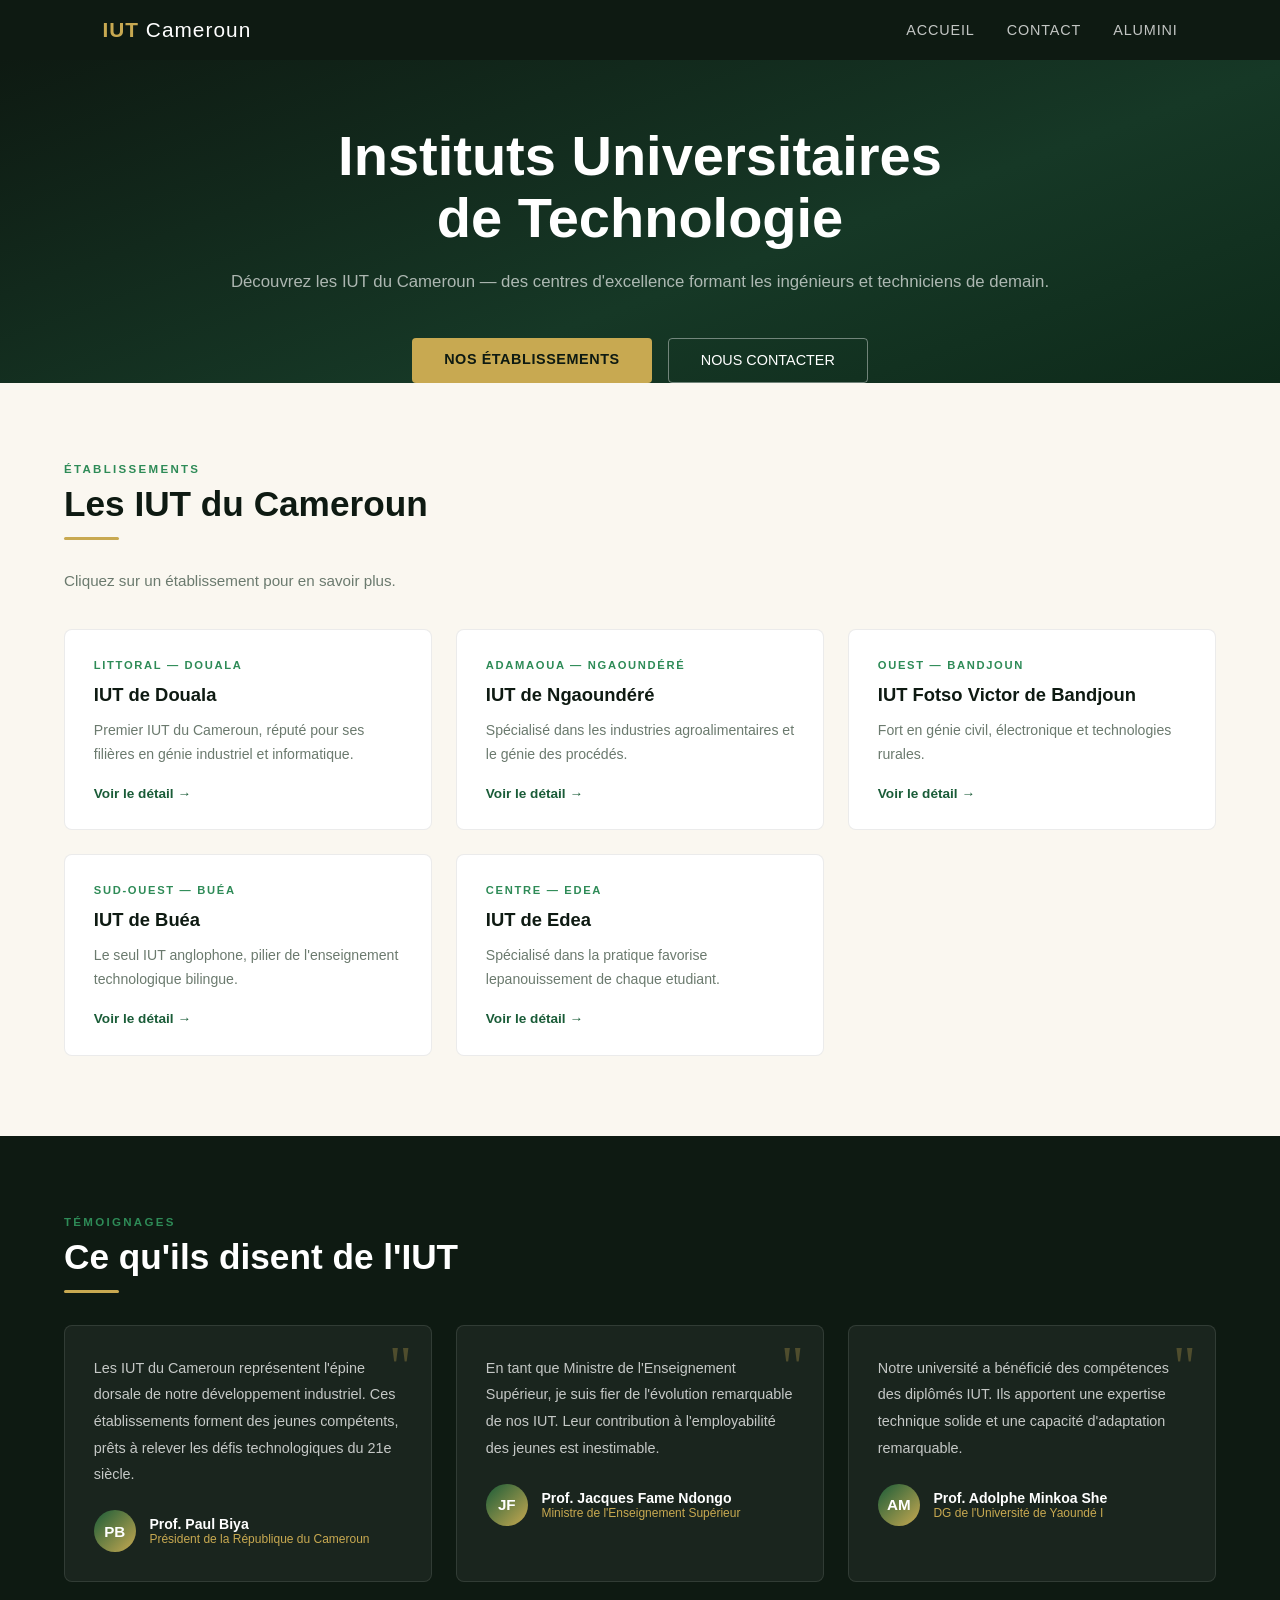
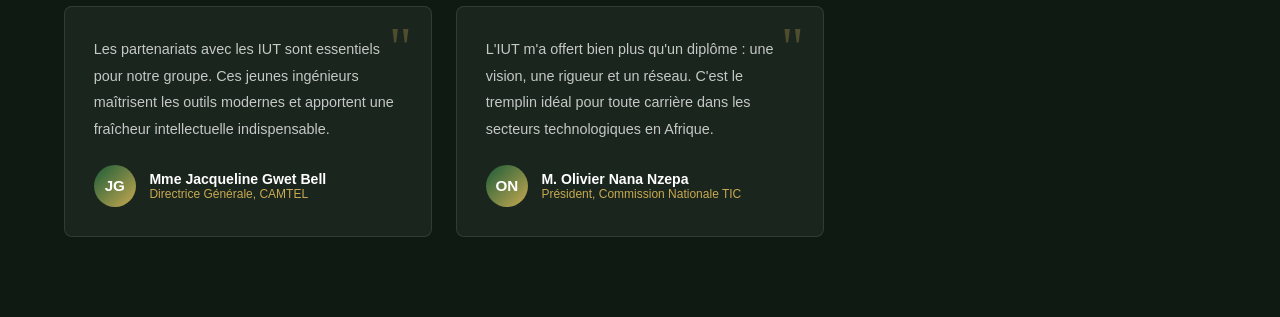
<file: index.html>
<!doctype html>
<html lang="fr">
  <head>
    <meta charset="UTF-8" />
    <meta name="viewport" content="width=device-width, initial-scale=1.0" />
    <title>IUT Cameroun</title>
    <link rel="stylesheet" href="style.css" />
  </head>
  <body>
    <!-- NAVBAR -->
    <nav class="navbar">
      <div class="nav-logo">IUT <span>Cameroun</span></div>
      <ul class="nav-links">
        <li><a href="index.html">Accueil</a></li>
        <li><a href="contact.html">Contact</a></li>
        <li><a href="alumini.html">Alumini</a></li>
      </ul>
    </nav>

    <!-- HERO -->
    <section class="hero">
      <div class="hero-content">
        <h1>
          Instituts Universitaires<br />de <span class="gold">Technologie</span>
        </h1>
        <p class="hero-sub">
          Découvrez les IUT du Cameroun — des centres d'excellence formant les
          ingénieurs et techniciens de demain.
        </p>
        <div class="hero-btns">
          <a href="#iuts" class="btn-primary">Nos établissements</a>
          <a href="contact.html" class="btn-outline">Nous contacter</a>
        </div>
      </div>
    </section>

    <!-- LISTE DES IUTs -->
    <section class="section">
      <p class="section-label">Établissements</p>
      <h2 class="section-title">Les IUT du Cameroun</h2>
      <div class="divider"></div>
      <p class="section-sub">
        Cliquez sur un établissement pour en savoir plus.
      </p>

      <div class="grid">
        <a href="iut-douala.html" class="card">
          <span class="card-region">Littoral — Douala</span>
          <h3>IUT de Douala</h3>
          <p>
            Premier IUT du Cameroun, réputé pour ses filières en génie
            industriel et informatique.
          </p>
          <span class="card-link">Voir le détail →</span>
        </a>

        <a href="iut-ngaoundere.html" class="card">
          <span class="card-region">Adamaoua — Ngaoundéré</span>
          <h3>IUT de Ngaoundéré</h3>
          <p>
            Spécialisé dans les industries agroalimentaires et le génie des
            procédés.
          </p>
          <span class="card-link">Voir le détail →</span>
        </a>

        <a href="iut-bandjoun.html" class="card">
          <span class="card-region">Ouest — Bandjoun</span>
          <h3>IUT Fotso Victor de Bandjoun</h3>
          <p>Fort en génie civil, électronique et technologies rurales.</p>
          <span class="card-link">Voir le détail →</span>
        </a>

        <a href="iut-buea.html" class="card">
          <span class="card-region">Sud-Ouest — Buéa</span>
          <h3>IUT de Buéa</h3>
          <p>
            Le seul IUT anglophone, pilier de l'enseignement technologique
            bilingue.
          </p>
          <span class="card-link">Voir le détail →</span>
        </a>

        <a href="iut-edea.html" class="card">
          <span class="card-region">Centre — Edea</span>
          <h3>IUT de Edea</h3>
          <p>
            Spécialisé dans la pratique favorise lepanouissement de chaque
            etudiant.
          </p>
          <span class="card-link">Voir le détail →</span>
        </a>
      </div>
    </section>

    <!-- TÉMOIGNAGES -->
    <section class="section section-dark" id="temoignages">
      <p class="section-label gold">Témoignages</p>
      <h2 class="section-title white">
        Ce qu'ils disent de <span class="gold">l'IUT</span>
      </h2>
      <div class="divider"></div>

      <div class="grid">
        <div class="temoignage-card">
          <p class="quote-icon">"</p>
          <p class="temoignage-text">
            Les IUT du Cameroun représentent l'épine dorsale de notre
            développement industriel. Ces établissements forment des jeunes
            compétents, prêts à relever les défis technologiques du 21e siècle.
          </p>
          <div class="author">
            <div class="avatar">PB</div>
            <div>
              <p class="author-name">Prof. Paul Biya</p>
              <p class="author-role">Président de la République du Cameroun</p>
            </div>
          </div>
        </div>

        <div class="temoignage-card">
          <p class="quote-icon">"</p>
          <p class="temoignage-text">
            En tant que Ministre de l'Enseignement Supérieur, je suis fier de
            l'évolution remarquable de nos IUT. Leur contribution à
            l'employabilité des jeunes est inestimable.
          </p>
          <div class="author">
            <div class="avatar">JF</div>
            <div>
              <p class="author-name">Prof. Jacques Fame Ndongo</p>
              <p class="author-role">Ministre de l'Enseignement Supérieur</p>
            </div>
          </div>
        </div>

        <div class="temoignage-card">
          <p class="quote-icon">"</p>
          <p class="temoignage-text">
            Notre université a bénéficié des compétences des diplômés IUT. Ils
            apportent une expertise technique solide et une capacité
            d'adaptation remarquable.
          </p>
          <div class="author">
            <div class="avatar">AM</div>
            <div>
              <p class="author-name">Prof. Adolphe Minkoa She</p>
              <p class="author-role">DG de l'Université de Yaoundé I</p>
            </div>
          </div>
        </div>

        <div class="temoignage-card">
          <p class="quote-icon">"</p>
          <p class="temoignage-text">
            Les partenariats avec les IUT sont essentiels pour notre groupe. Ces
            jeunes ingénieurs maîtrisent les outils modernes et apportent une
            fraîcheur intellectuelle indispensable.
          </p>
          <div class="author">
            <div class="avatar">JG</div>
            <div>
              <p class="author-name">Mme Jacqueline Gwet Bell</p>
              <p class="author-role">Directrice Générale, CAMTEL</p>
            </div>
          </div>
        </div>

        <div class="temoignage-card">
          <p class="quote-icon">"</p>
          <p class="temoignage-text">
            L'IUT m'a offert bien plus qu'un diplôme : une vision, une rigueur
            et un réseau. C'est le tremplin idéal pour toute carrière dans les
            secteurs technologiques en Afrique.
          </p>
          <div class="author">
            <div class="avatar">ON</div>
            <div>
              <p class="author-name">M. Olivier Nana Nzepa</p>
              <p class="author-role">Président, Commission Nationale TIC</p>
            </div>
          </div>
        </div>
      </div>
    </section>
  </body>
</html>
</file>
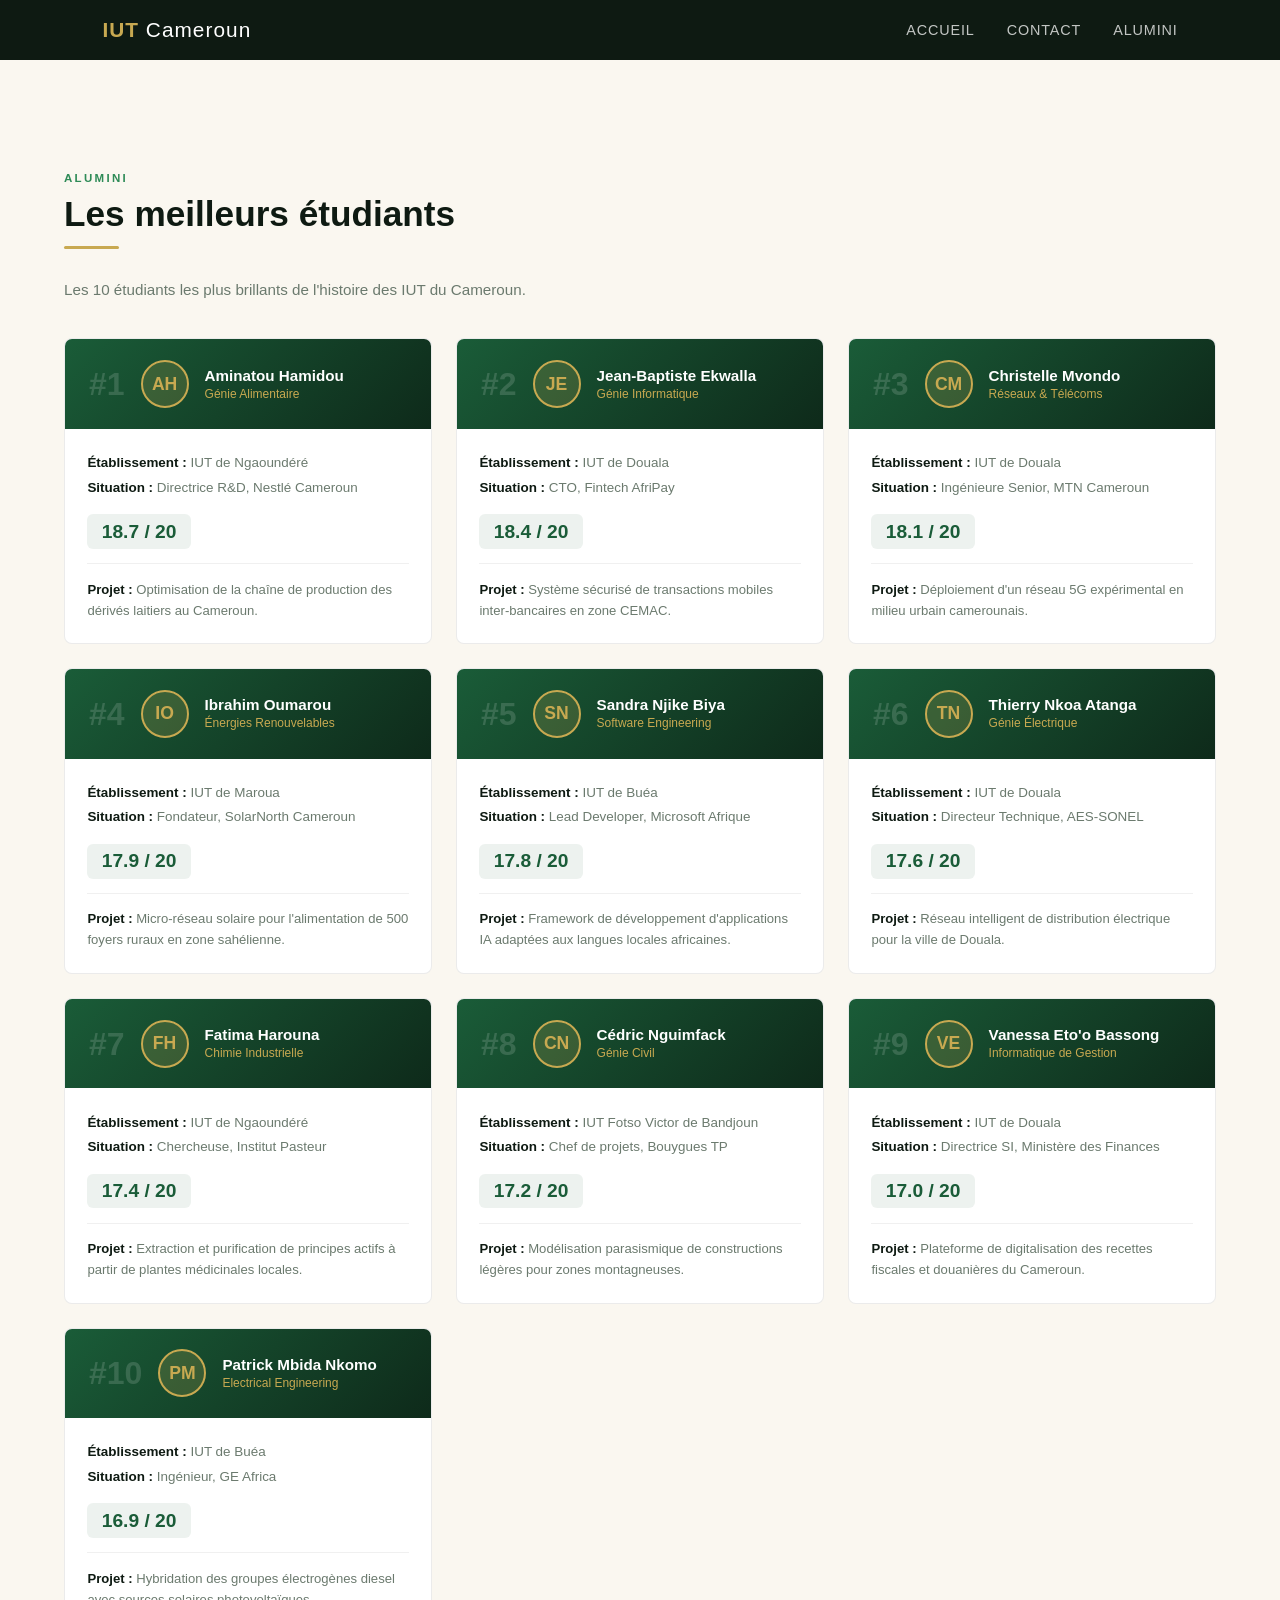
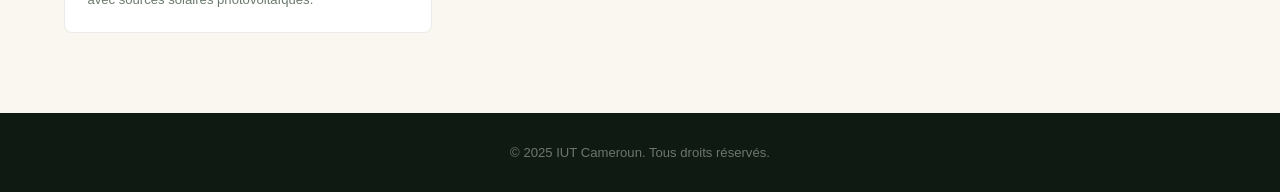
<file: alumini.html>
<!DOCTYPE html>
<html lang="fr">
<head>
  <meta charset="UTF-8"/>
  <meta name="viewport" content="width=device-width, initial-scale=1.0"/>
  <title>Alumni — IUT Cameroun</title>
  <link rel="stylesheet" href="style.css"/>
</head>
<body>

  <nav class="navbar">
    <div class="nav-logo">IUT <span>Cameroun</span></div>
    <ul class="nav-links">
      <li><a href="index.html">Accueil</a></li>
      <li><a href="contact.html">Contact</a></li>
      <li><a href="alumini.html">Alumini</a></li>
    </ul>
  </nav>

  <section class="section" style="padding-top: 7rem;">
    <p class="section-label">Alumini</p>
    <h2 class="section-title">Les <span class="green">meilleurs</span> étudiants</h2>
    <div class="divider"></div>
    <p class="section-sub">Les 10 étudiants les plus brillants de l'histoire des IUT du Cameroun.</p>

    <div class="alumni-grid">

      <div class="alumni-card">
        <div class="alumni-header">
          <div class="alumni-rank">#1</div>
          <div class="alumni-avatar">AH</div>
          <div class="alumni-header-info">
            <h3>Aminatou Hamidou</h3>
            <span>Génie Alimentaire</span>
          </div>
        </div>
        <div class="alumni-body">
          <div class="alumni-meta">
            <strong>Établissement :</strong> IUT de Ngaoundéré<br/>
            <strong>Situation :</strong> Directrice R&D, Nestlé Cameroun
          </div>
          <div class="alumni-note">18.7 / 20</div>
          <div class="alumni-projet"><strong>Projet :</strong> Optimisation de la chaîne de production des dérivés laitiers au Cameroun.</div>
        </div>
      </div>

      <div class="alumni-card">
        <div class="alumni-header">
          <div class="alumni-rank">#2</div>
          <div class="alumni-avatar">JE</div>
          <div class="alumni-header-info">
            <h3>Jean-Baptiste Ekwalla</h3>
            <span>Génie Informatique</span>
          </div>
        </div>
        <div class="alumni-body">
          <div class="alumni-meta">
            <strong>Établissement :</strong> IUT de Douala<br/>
            <strong>Situation :</strong> CTO, Fintech AfriPay
          </div>
          <div class="alumni-note">18.4 / 20</div>
          <div class="alumni-projet"><strong>Projet :</strong> Système sécurisé de transactions mobiles inter-bancaires en zone CEMAC.</div>
        </div>
      </div>

      <div class="alumni-card">
        <div class="alumni-header">
          <div class="alumni-rank">#3</div>
          <div class="alumni-avatar">CM</div>
          <div class="alumni-header-info">
            <h3>Christelle Mvondo</h3>
            <span>Réseaux & Télécoms</span>
          </div>
        </div>
        <div class="alumni-body">
          <div class="alumni-meta">
            <strong>Établissement :</strong> IUT de Douala<br/>
            <strong>Situation :</strong> Ingénieure Senior, MTN Cameroun
          </div>
          <div class="alumni-note">18.1 / 20</div>
          <div class="alumni-projet"><strong>Projet :</strong> Déploiement d'un réseau 5G expérimental en milieu urbain camerounais.</div>
        </div>
      </div>

      <div class="alumni-card">
        <div class="alumni-header">
          <div class="alumni-rank">#4</div>
          <div class="alumni-avatar">IO</div>
          <div class="alumni-header-info">
            <h3>Ibrahim Oumarou</h3>
            <span>Énergies Renouvelables</span>
          </div>
        </div>
        <div class="alumni-body">
          <div class="alumni-meta">
            <strong>Établissement :</strong> IUT de Maroua<br/>
            <strong>Situation :</strong> Fondateur, SolarNorth Cameroun
          </div>
          <div class="alumni-note">17.9 / 20</div>
          <div class="alumni-projet"><strong>Projet :</strong> Micro-réseau solaire pour l'alimentation de 500 foyers ruraux en zone sahélienne.</div>
        </div>
      </div>

      <div class="alumni-card">
        <div class="alumni-header">
          <div class="alumni-rank">#5</div>
          <div class="alumni-avatar">SN</div>
          <div class="alumni-header-info">
            <h3>Sandra Njike Biya</h3>
            <span>Software Engineering</span>
          </div>
        </div>
        <div class="alumni-body">
          <div class="alumni-meta">
            <strong>Établissement :</strong> IUT de Buéa<br/>
            <strong>Situation :</strong> Lead Developer, Microsoft Afrique
          </div>
          <div class="alumni-note">17.8 / 20</div>
          <div class="alumni-projet"><strong>Projet :</strong> Framework de développement d'applications IA adaptées aux langues locales africaines.</div>
        </div>
      </div>

      <div class="alumni-card">
        <div class="alumni-header">
          <div class="alumni-rank">#6</div>
          <div class="alumni-avatar">TN</div>
          <div class="alumni-header-info">
            <h3>Thierry Nkoa Atanga</h3>
            <span>Génie Électrique</span>
          </div>
        </div>
        <div class="alumni-body">
          <div class="alumni-meta">
            <strong>Établissement :</strong> IUT de Douala<br/>
            <strong>Situation :</strong> Directeur Technique, AES-SONEL
          </div>
          <div class="alumni-note">17.6 / 20</div>
          <div class="alumni-projet"><strong>Projet :</strong> Réseau intelligent de distribution électrique pour la ville de Douala.</div>
        </div>
      </div>

      <div class="alumni-card">
        <div class="alumni-header">
          <div class="alumni-rank">#7</div>
          <div class="alumni-avatar">FH</div>
          <div class="alumni-header-info">
            <h3>Fatima Harouna</h3>
            <span>Chimie Industrielle</span>
          </div>
        </div>
        <div class="alumni-body">
          <div class="alumni-meta">
            <strong>Établissement :</strong> IUT de Ngaoundéré<br/>
            <strong>Situation :</strong> Chercheuse, Institut Pasteur
          </div>
          <div class="alumni-note">17.4 / 20</div>
          <div class="alumni-projet"><strong>Projet :</strong> Extraction et purification de principes actifs à partir de plantes médicinales locales.</div>
        </div>
      </div>

      <div class="alumni-card">
        <div class="alumni-header">
          <div class="alumni-rank">#8</div>
          <div class="alumni-avatar">CN</div>
          <div class="alumni-header-info">
            <h3>Cédric Nguimfack</h3>
            <span>Génie Civil</span>
          </div>
        </div>
        <div class="alumni-body">
          <div class="alumni-meta">
            <strong>Établissement :</strong> IUT Fotso Victor de Bandjoun<br/>
            <strong>Situation :</strong> Chef de projets, Bouygues TP
          </div>
          <div class="alumni-note">17.2 / 20</div>
          <div class="alumni-projet"><strong>Projet :</strong> Modélisation parasismique de constructions légères pour zones montagneuses.</div>
        </div>
      </div>

      <div class="alumni-card">
        <div class="alumni-header">
          <div class="alumni-rank">#9</div>
          <div class="alumni-avatar">VE</div>
          <div class="alumni-header-info">
            <h3>Vanessa Eto'o Bassong</h3>
            <span>Informatique de Gestion</span>
          </div>
        </div>
        <div class="alumni-body">
          <div class="alumni-meta">
            <strong>Établissement :</strong> IUT de Douala<br/>
            <strong>Situation :</strong> Directrice SI, Ministère des Finances
          </div>
          <div class="alumni-note">17.0 / 20</div>
          <div class="alumni-projet"><strong>Projet :</strong> Plateforme de digitalisation des recettes fiscales et douanières du Cameroun.</div>
        </div>
      </div>

      <div class="alumni-card">
        <div class="alumni-header">
          <div class="alumni-rank">#10</div>
          <div class="alumni-avatar">PM</div>
          <div class="alumni-header-info">
            <h3>Patrick Mbida Nkomo</h3>
            <span>Electrical Engineering</span>
          </div>
        </div>
        <div class="alumni-body">
          <div class="alumni-meta">
            <strong>Établissement :</strong> IUT de Buéa<br/>
            <strong>Situation :</strong> Ingénieur, GE Africa
          </div>
          <div class="alumni-note">16.9 / 20</div>
          <div class="alumni-projet"><strong>Projet :</strong> Hybridation des groupes électrogènes diesel avec sources solaires photovoltaïques.</div>
        </div>
      </div>

    </div>
  </section>

  <footer>
    <p>© 2025 <span class="gold">IUT Cameroun</span>. Tous droits réservés.</p>
  </footer>

</body>
</html>
</file>
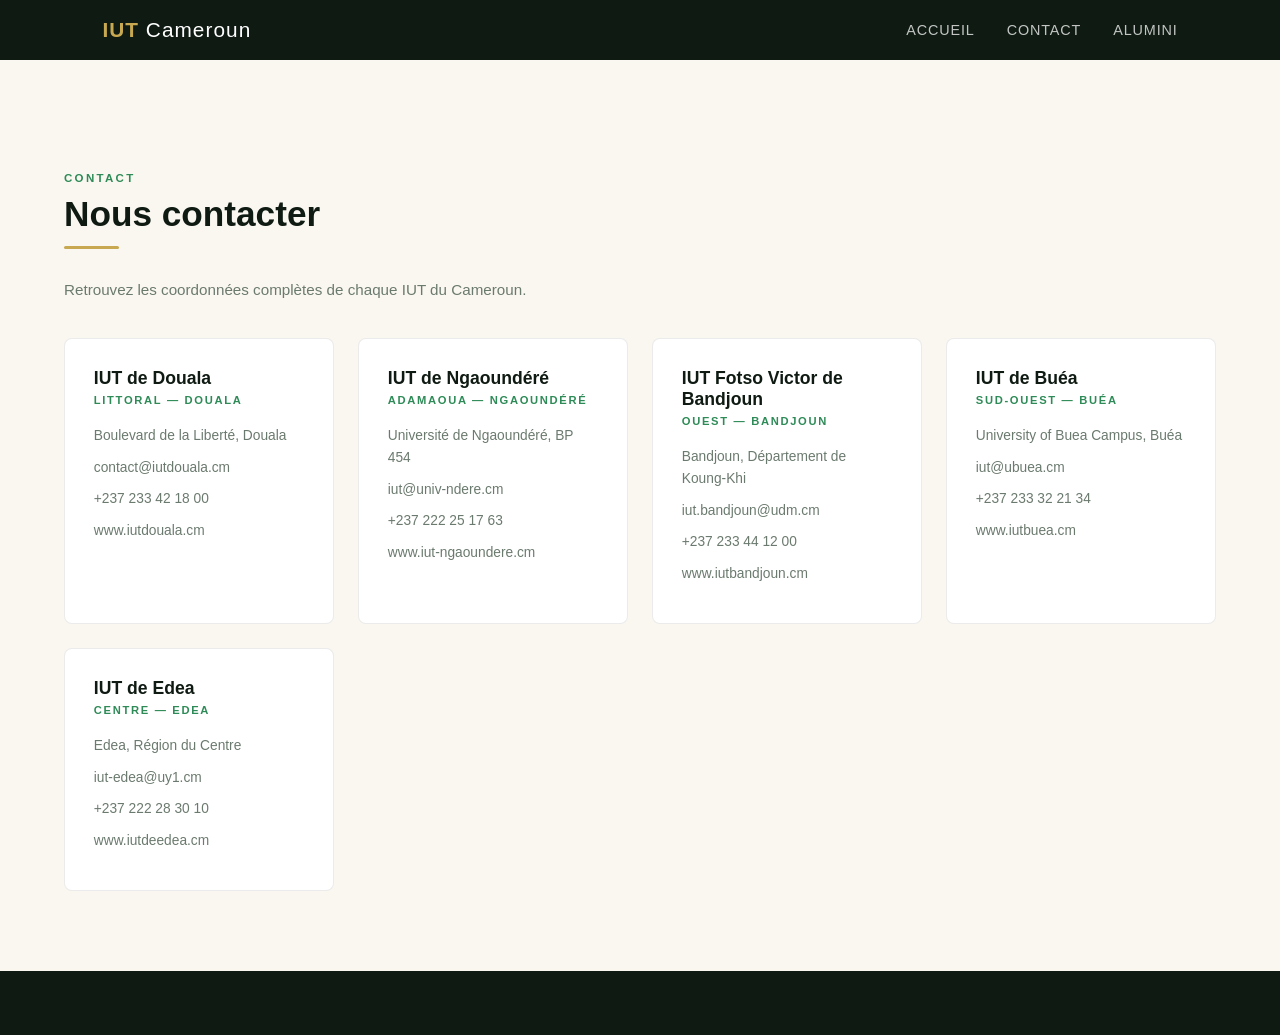
<file: contact.html>
<!DOCTYPE html>
<html lang="fr">
<head>
  <meta charset="UTF-8"/>
  <meta name="viewport" content="width=device-width, initial-scale=1.0"/>
  <title>Contact — IUT Cameroun</title>
  <link rel="stylesheet" href="style.css"/>
</head>
<body>

  <nav class="navbar">
    <div class="nav-logo">IUT <span>Cameroun</span></div>
    <ul class="nav-links">
      <li><a href="index.html">Accueil</a></li>
      <li><a href="contact.html">Contact</a></li>
      <li><a href="alumini.html">Alumini</a></li>
    </ul>
  </nav>

  <section class="section" style="padding-top: 7rem;">
    <p class="section-label">Contact</p>
    <h2 class="section-title">Nous <span class="green">contacter</span></h2>
    <div class="divider"></div>
    <p class="section-sub">Retrouvez les coordonnées complètes de chaque IUT du Cameroun.</p>

    <div class="contact-grid">

      <div class="contact-card">
        <h3>IUT de Douala</h3>
        <p class="city">Littoral — Douala</p>
        <p class="contact-item"> Boulevard de la Liberté, Douala</p>
        <p class="contact-item"> <a href="mailto:contact@iutdouala.cm">contact@iutdouala.cm</a></p>
        <p class="contact-item"> +237 233 42 18 00</p>
        <p class="contact-item"> <a href="#">www.iutdouala.cm</a></p>
      </div>

      <div class="contact-card">
        <h3>IUT de Ngaoundéré</h3>
        <p class="city">Adamaoua — Ngaoundéré</p>
        <p class="contact-item"> Université de Ngaoundéré, BP 454</p>
        <p class="contact-item"> <a href="mailto:iut@univ-ndere.cm">iut@univ-ndere.cm</a></p>
        <p class="contact-item"> +237 222 25 17 63</p>
        <p class="contact-item"> <a href="#">www.iut-ngaoundere.cm</a></p>
      </div>

      <div class="contact-card">
        <h3>IUT Fotso Victor de Bandjoun</h3>
        <p class="city">Ouest — Bandjoun</p>
        <p class="contact-item"> Bandjoun, Département de Koung-Khi</p>
        <p class="contact-item"><a href="mailto:iut.bandjoun@udm.cm">iut.bandjoun@udm.cm</a></p>
        <p class="contact-item"> +237 233 44 12 00</p>
        <p class="contact-item"> <a href="#">www.iutbandjoun.cm</a></p>
      </div>

      <div class="contact-card">
        <h3>IUT de Buéa</h3>
        <p class="city">Sud-Ouest — Buéa</p>
        <p class="contact-item"> University of Buea Campus, Buéa</p>
        <p class="contact-item"> <a href="mailto:iut@ubuea.cm">iut@ubuea.cm</a></p>
        <p class="contact-item"> +237 233 32 21 34</p>
        <p class="contact-item"> <a href="#">www.iutbuea.cm</a></p>
      </div>

      

      <div class="contact-card">
        <h3>IUT de Edea</h3>
        <p class="city">Centre — Edea</p>
        <p class="contact-item"> Edea, Région du Centre</p>
        <p class="contact-item"> <a href="mailto:iutedea@uy1.cm">iut-edea@uy1.cm</a></p>
        <p class="contact-item"> +237 222 28 30 10</p>
        <p class="contact-item"><a href="#">www.iutdeedea.cm</a></p>
      </div>

    </div>
  </section>

  <footer>
  </footer>

</body
</file>
<file: style.css>
/* ── RESET & BASE ── */
* {
  margin: 0;
  padding: 0;
  box-sizing: border-box;
}


body {
  font-family: Arial, sans-serif;
  background: #faf7f0;
  color: #0e1a12;
}


/* ── NAVBAR ── */
.navbar { 
   width: 100%;
    display: flex;
    justify-content: space-between;
    align-items: center;
    padding: 18px 8%;
    position: sticky;
    top: 0;
    z-index: 1000;
  background: #0e1a12;
  
}

.nav-logo {
  font-size: 1.3rem;
  font-weight: 900;
  color: #c8a951;
  letter-spacing: 0.05em;
}

.nav-logo span {
  color: #ffffff;
  font-weight: 400;
}

.nav-links {
  list-style: none;
  display: flex;
  gap: 2rem;
}

.nav-links a {
  color: rgba(255,255,255,0.75);
  text-decoration: none;
  font-size: 0.9rem;
  font-weight: 500;
  text-transform: uppercase;
  letter-spacing: 0.06em;
}

.nav-links a:hover {
  color: #c8a951;
}

/* ── HERO ── */
.hero {
  background: linear-gradient(160deg, #0e1a12 0%, #163826 60%, #0e2a1a 100%);
  display: flex;
  align-items: center;
  justify-content: center;
  text-align: center;
  padding: 0 5%;
  padding-top: 65px;
}



.badge {
  display: inline-block;
  border: 1px solid #c8a951;
  color: #c8a951;
  font-size: 0.75rem;
  font-weight: 600;
  letter-spacing: 0.15em;
  text-transform: uppercase;
  padding: 0.4rem 1.2rem;
  border-radius: 50px;
  margin-bottom: 1.8rem;
}

.hero h1 {
  font-size: 3.5rem;
  font-weight: 900;
  color: #ffffff;
  line-height: 1.1;
  margin-bottom: 1.2rem;
}

.hero-sub {
  font-size: 1.05rem;
  color: rgba(255,255,255,0.65);
  line-height: 1.8;
  margin-bottom: 2.5rem;
}

.hero-btns {
  display: flex;
  gap: 1rem;
  justify-content: center;
  flex-wrap: wrap;
}

.btn-primary {
  background: #c8a951;
  color: #0e1a12;
  padding: 0.85rem 2rem;
  border-radius: 4px;
  font-weight: 700;
  font-size: 0.9rem;
  text-transform: uppercase;
  text-decoration: none;
  letter-spacing: 0.04em;
  transition: opacity 0.2s;
}

.btn-primary:hover {
  opacity: 0.85;
}

.btn-outline {
  background: transparent;
  color: #ffffff;
  padding: 0.85rem 2rem;
  border-radius: 4px;
  font-size: 0.9rem;
  text-transform: uppercase;
  text-decoration: none;
  
  border: 1px solid rgba(255,255,255,0.4);
  transition: border-color 0.2s, color 0.2s;
}

.btn-outline:hover {
  border-color: #c8a951;
  color: #c8a951;
}

/* ── SECTIONS ── */
.section {
  padding: 5rem 5%;
  background: #faf7f0;
}

.section-dark {
  background: #0e1a12;
}

.section-label {
  font-size: 0.72rem;
  font-weight: 700;
  letter-spacing: 0.2em;
  text-transform: uppercase;
  color: #2e8b57;
  margin-bottom: 0.6rem;
}



.section-title {
  font-size: 2.2rem;
  font-weight: 900;
  color: #0e1a12;
  margin-bottom: 0.8rem;
}

.section-title.white {
  color: #ffffff;
}

.section-sub {
  font-size: 0.95rem;
  color: #6b7a6e;
  margin-bottom: 2.5rem;
  max-width: 500px;
}

.divider {
  width: 55px;
  height: 3px;
  background: #c8a951;
  border-radius: 2px;
  margin-bottom: 2rem;
}

/* ── GRID ── */
.grid {
  display: grid;
  grid-template-columns: repeat(auto-fill, minmax(280px, 1fr));
  gap: 1.5rem;
}

/* ── CARDS IUT ── */
.card {
  background: #ffffff;
  border: 1px solid rgba(0,0,0,0.08);
  border-radius: 8px;
  padding: 1.8rem;
  text-decoration: none;
  color: #0e1a12;
  display: flex;
  flex-direction: column;
  gap: 0.8rem;
  transition: transform 0.25s, box-shadow 0.25s, border-color 0.25s;
}

.card:hover {
  transform: translateY(-5px);
  box-shadow: 0 12px 32px rgba(0,0,0,0.1);
  border-color: #1a5c38;
}

.card-region {
  font-size: 0.7rem;
  font-weight: 700;
  letter-spacing: 0.15em;
  text-transform: uppercase;
  color: #2e8b57;
}

.card h3 {
  font-size: 1.15rem;
  font-weight: 700;
}

.card p {
  font-size: 0.88rem;
  color: #6b7a6e;
  line-height: 1.7;
  flex: 1;
}

.card-link {
  font-size: 0.85rem;
  font-weight: 600;
  color: #1a5c38;
  margin-top: 0.4rem;
}

/* ── TÉMOIGNAGES ── */
.temoignage-card {
  background: rgba(255,255,255,0.05);
  border: 1px solid rgba(255,255,255,0.1);
  border-radius: 8px;
  padding: 1.8rem;
  position: relative;
  transition: background 0.25s;
}

.temoignage-card:hover {
  background: rgba(255,255,255,0.08);
  border-color: rgba(200,169,81,0.35);
}

.quote-icon {
  font-size: 3.5rem;
  line-height: 1;
  color: #c8a951;
  opacity: 0.3;
  position: absolute;
  top: 0.8rem;
  right: 1.2rem;
  font-family: Georgia, serif;
}

.temoignage-text {
  font-size: 0.9rem;
  color: rgba(255,255,255,0.75);
  line-height: 1.85;
  margin-bottom: 1.4rem;
}

.author {
  display: flex;
  align-items: center;
  gap: 0.85rem;
}

.avatar {
  width: 42px;
  height: 42px;
  border-radius: 50%;
  background: linear-gradient(135deg, #1a5c38, #c8a951);
  display: flex;
  align-items: center;
  justify-content: center;
  font-weight: 700;
  color: #ffffff;
  font-size: 0.95rem;
  flex-shrink: 0;
}

.author-name {
  color: #ffffff;
  font-size: 0.88rem;
  font-weight: 600;
}

.author-role {
  color: #c8a951;
  font-size: 0.75rem;
}

/* ── FOOTER ── */
footer {
  background: #0e1a12;
  color: rgba(255,255,255,0.4);
  text-align: center;
  padding: 2rem 5%;
  font-size: 0.82rem;
}

/* ── PAGES DÉTAIL IUT ── */
.detail-hero {
  background: linear-gradient(135deg, #1a5c38 0%, #0e2a1a 100%);
  padding: 7rem 5% 3rem;
  color: #ffffff;
}

.detail-hero .region {
  font-size: 0.72rem;
  font-weight: 700;
  letter-spacing: 0.18em;
  text-transform: uppercase;
  color: #c8a951;
  margin-bottom: 0.5rem;
}

.detail-hero h1 {
  font-size: 2.5rem;
  font-weight: 900;
  margin-bottom: 0.5rem;
}

.detail-hero p {
  color: rgba(255,255,255,0.65);
  font-size: 0.95rem;
}

.detail-body {
  padding: 3rem 5%;
  max-width: 900px;
}

.detail-section-title {
  font-size: 0.72rem;
  font-weight: 700;
  letter-spacing: 0.15em;
  text-transform: uppercase;
  color: #1a5c38;
  margin-bottom: 0.7rem;
  margin-top: 2rem;
}

.detail-desc {
  font-size: 0.95rem;
  color: #6b7a6e;
  line-height: 1.8;
}

.tags {
  display: flex;
  flex-wrap: wrap;
  gap: 0.5rem;
  margin-top: 0.5rem;
}

.tag {
  background: rgba(26,92,56,0.1);
  color: #1a5c38;
  font-size: 0.78rem;
  font-weight: 600;
  padding: 0.3rem 0.9rem;
  border-radius: 50px;
}

.contact-info {
  margin-top: 0.8rem;
  display: flex;
  flex-direction: column;
  gap: 0.6rem;
}

.contact-info p {
  font-size: 0.9rem;
  color: #0e1a12;
}

.contact-info span {
  font-weight: 600;
  color: #1a5c38;
}

.back-link {
  display: inline-block;
  margin-top: 2.5rem;
  color: #1a5c38;
  font-weight: 600;
  text-decoration: none;
  font-size: 0.9rem;
}

.back-link:hover {
  text-decoration: underline;
}

/* ── PAGE CONTACT ── */
.contact-grid {
  display: grid;
  grid-template-columns: repeat(auto-fill, minmax(270px, 1fr));
  gap: 1.5rem;
}

.contact-card {
  background: #ffffff;
  border: 1px solid rgba(0,0,0,0.08);
  border-radius: 8px;
  padding: 1.8rem;
}

.contact-card h3 {
  font-size: 1.1rem;
  font-weight: 700;
  margin-bottom: 0.3rem;
}

.contact-card .city {
  font-size: 0.7rem;
  font-weight: 700;
  letter-spacing: 0.15em;
  text-transform: uppercase;
  color: #2e8b57;
  margin-bottom: 1.2rem;
}

.contact-item {
  font-size: 0.86rem;
  color: #6b7a6e;
  margin-bottom: 0.6rem;
  line-height: 1.6;
}

.contact-item a {
  color: #6b7a6e;
  text-decoration: none;
}

.contact-item a:hover {
  color: #1a5c38;
}

/* ── PAGE ALUMNI ── */
.alumni-grid {
  display: grid;
  grid-template-columns: repeat(auto-fill, minmax(280px, 1fr));
  gap: 1.5rem;
}

.alumni-card {
  background: #ffffff;
  border: 1px solid rgba(0,0,0,0.08);
  border-radius: 8px;
  overflow: hidden;
  transition: transform 0.25s, box-shadow 0.25s;
}

.alumni-card:hover {
  transform: translateY(-4px);
  box-shadow: 0 12px 32px rgba(0,0,0,0.09);
}

.alumni-header {
  background: linear-gradient(135deg, #1a5c38 0%, #0e2a1a 100%);
  padding: 1.3rem 1.5rem;
  display: flex;
  align-items: center;
  gap: 1rem;
}

.alumni-rank {
  font-size: 2rem;
  font-weight: 900;
  color: rgba(255,255,255,0.15);
  line-height: 1;
}

.alumni-avatar {
  width: 48px;
  height: 48px;
  border-radius: 50%;
  background: rgba(200,169,81,0.2);
  border: 2px solid #c8a951;
  display: flex;
  align-items: center;
  justify-content: center;
  font-weight: 700;
  color: #c8a951;
  font-size: 1.1rem;
  flex-shrink: 0;
}

.alumni-header-info h3 {
  color: #ffffff;
  font-size: 0.95rem;
  font-weight: 600;
}

.alumni-header-info span {
  color: #c8a951;
  font-size: 0.75rem;
}

.alumni-body {
  padding: 1.4rem;
}

.alumni-meta {
  font-size: 0.84rem;
  color: #6b7a6e;
  line-height: 1.8;
  margin-bottom: 0.9rem;
}

.alumni-meta strong {
  color: #0e1a12;
}

.alumni-note {
  display: inline-block;
  background: rgba(26,92,56,0.08);
  color: #1a5c38;
  font-size: 1.2rem;
  font-weight: 900;
  padding: 0.4rem 0.9rem;
  border-radius: 6px;
  margin-bottom: 0.9rem;
}

.alumni-projet {
  font-size: 0.82rem;
  color: #6b7a6e;
  line-height: 1.6;
  border-top: 1px solid rgba(0,0,0,0.06);
  padding-top: 0.9rem;
}

.alumni-projet strong {
  color: #0e1a12;
}

/* ── RESPONSIVE ── */
@media (max-width: 600px) {
  .hero h1 { font-size: 2.2rem; }
  .section-title { font-size: 1.7rem; }
  .nav-links { display: none; }
  .detail-hero h1 { font-size: 1.8rem; }
}
</file>
